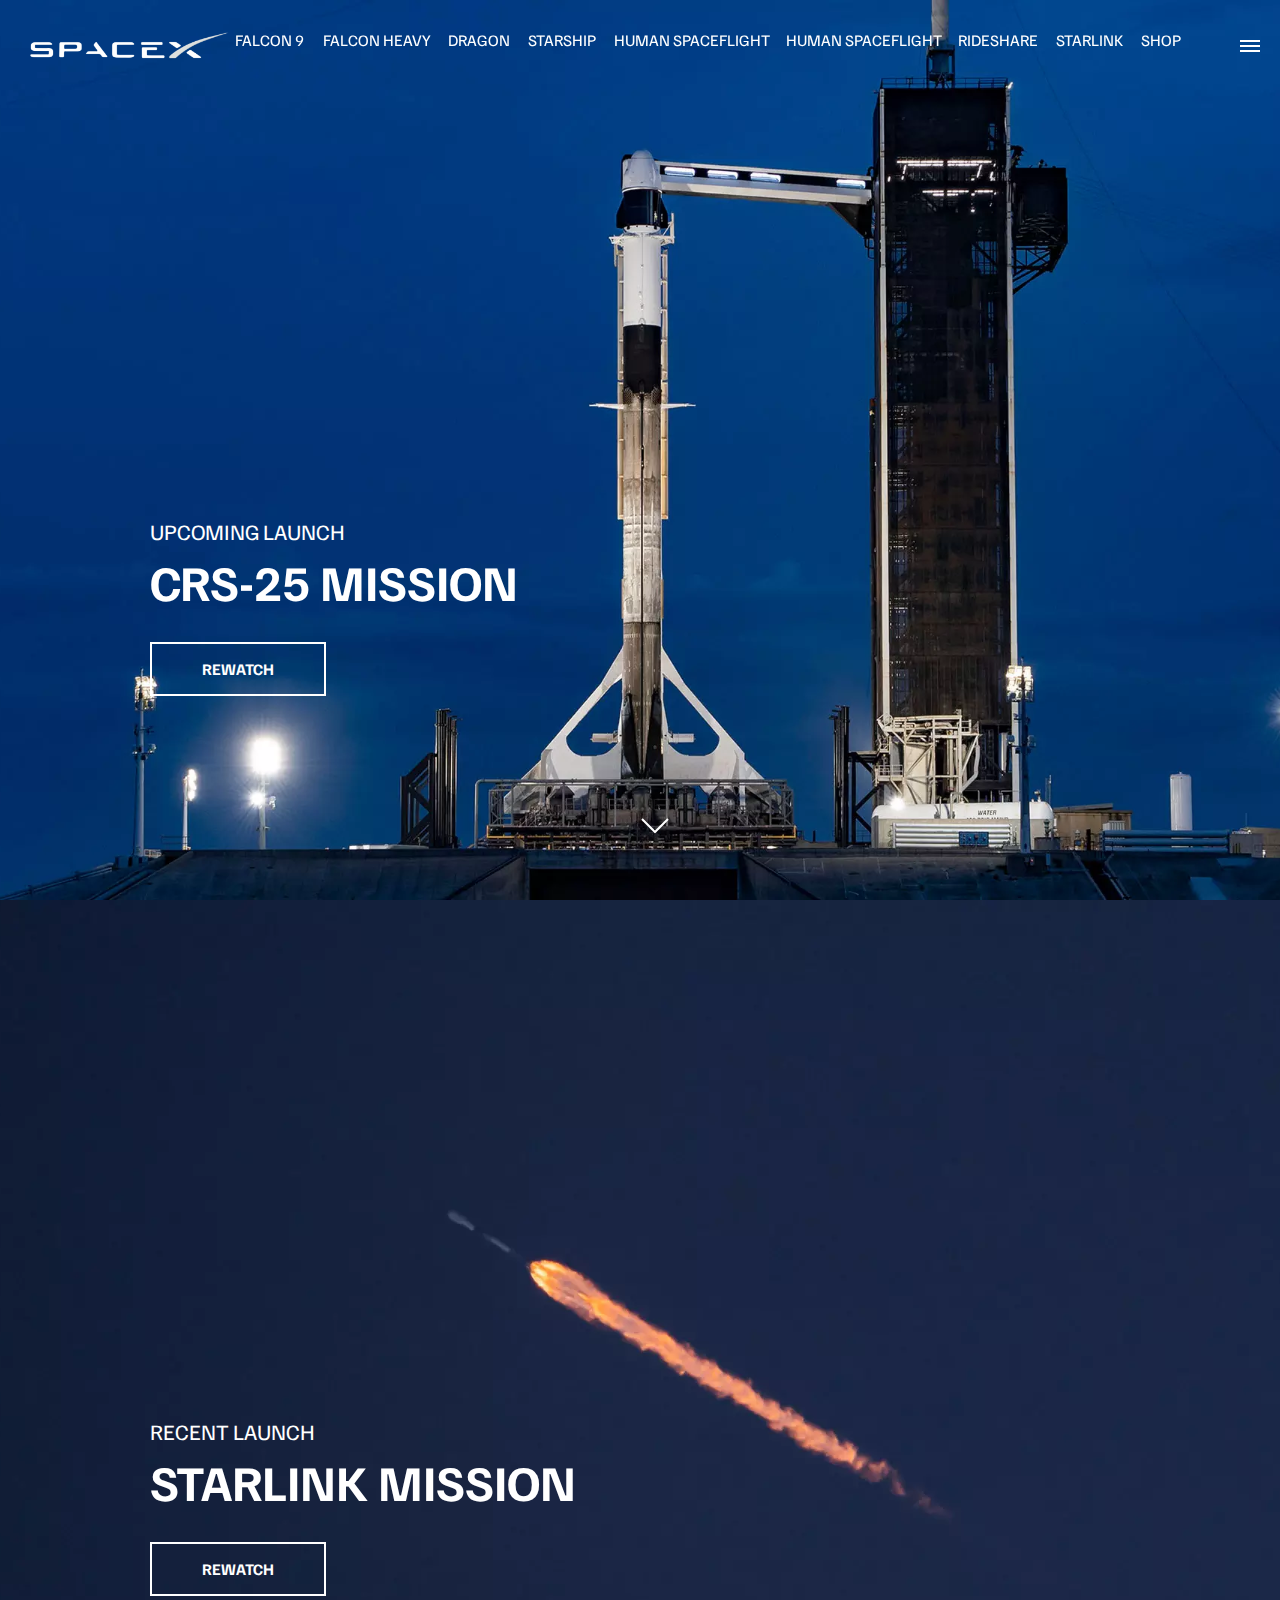
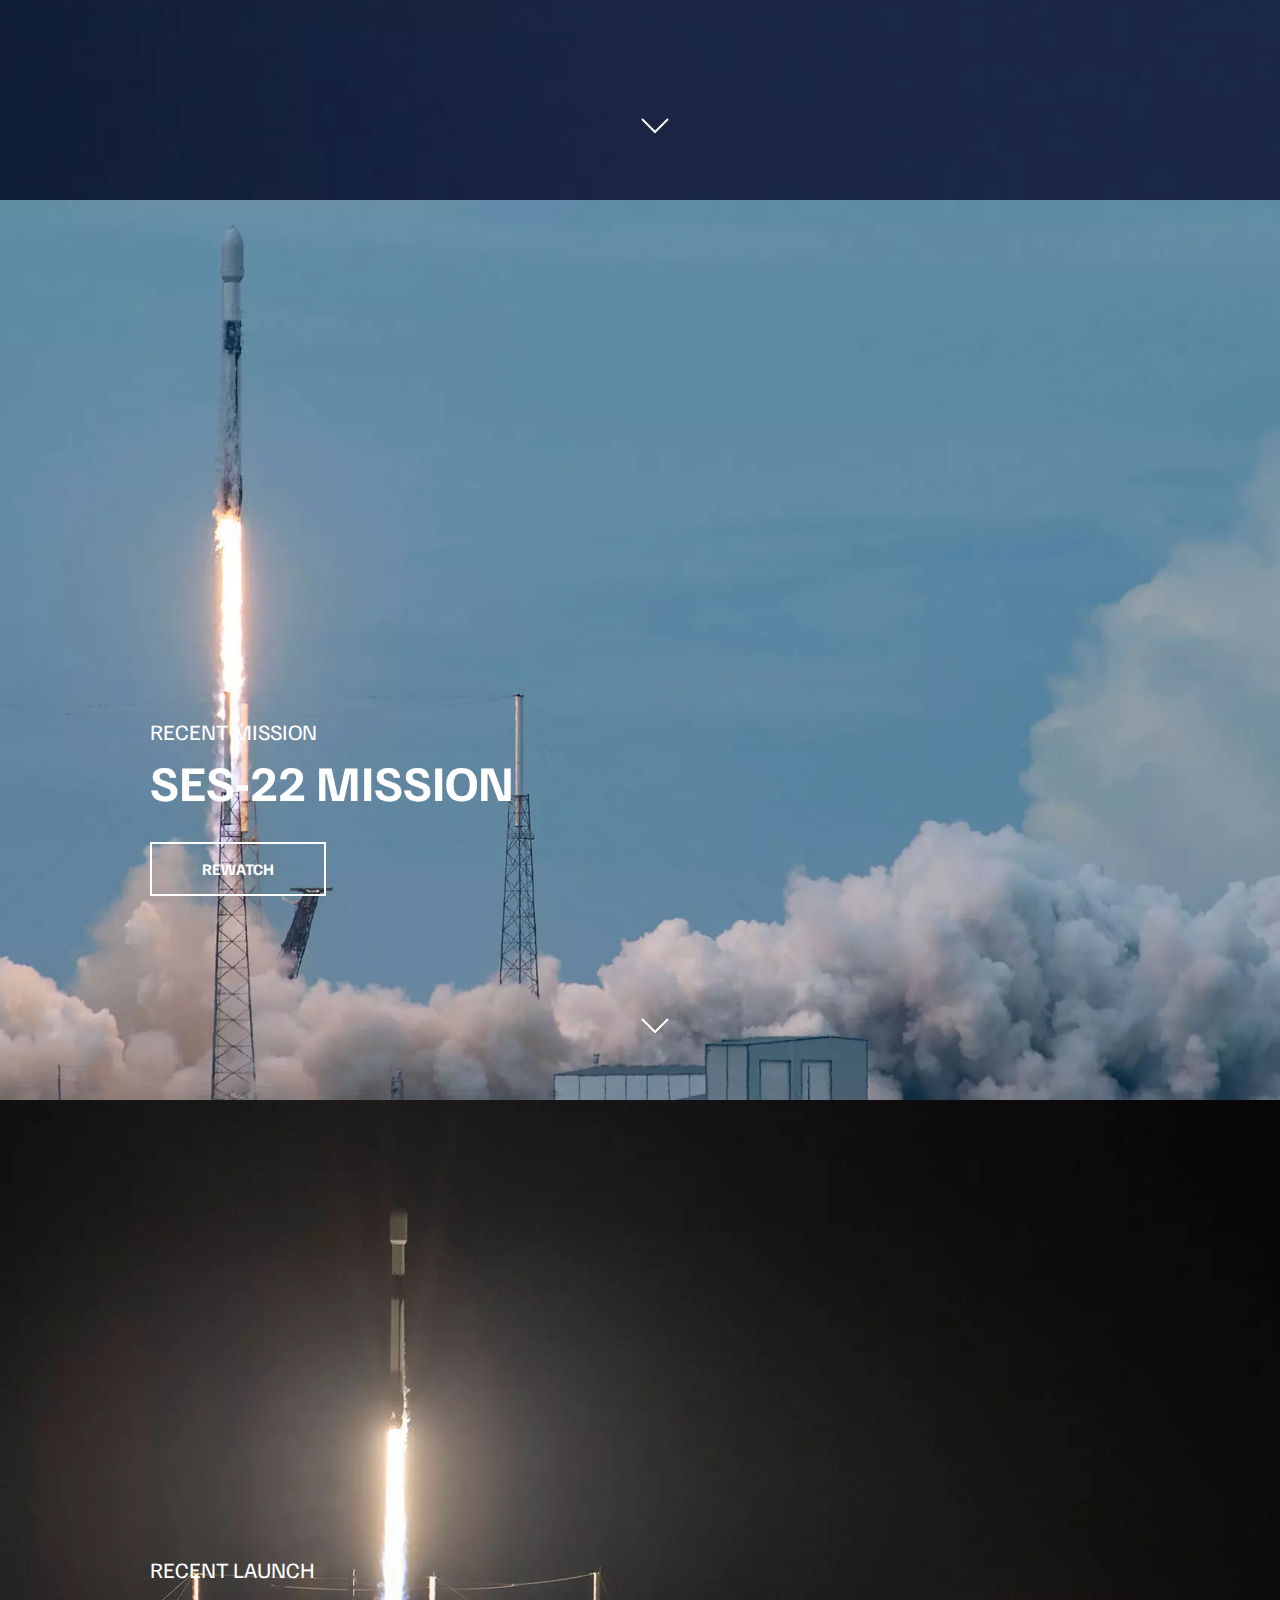
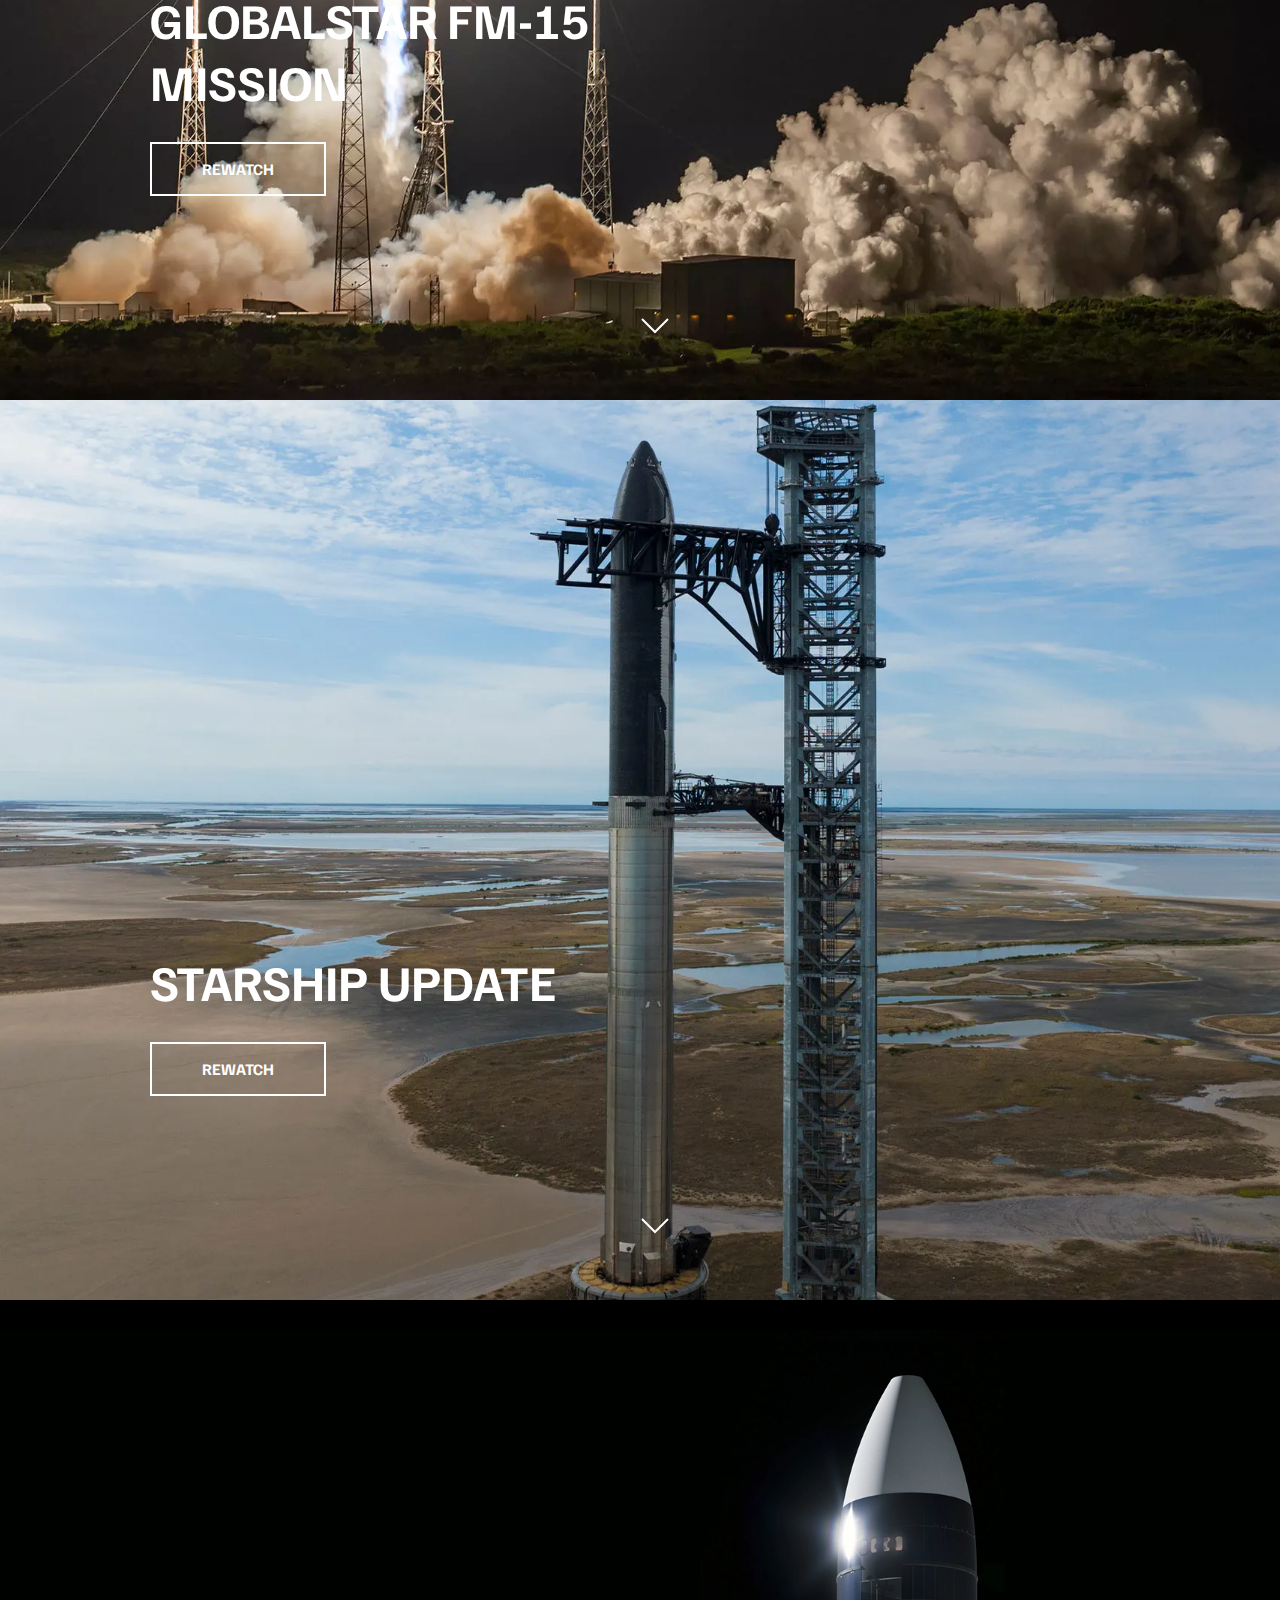
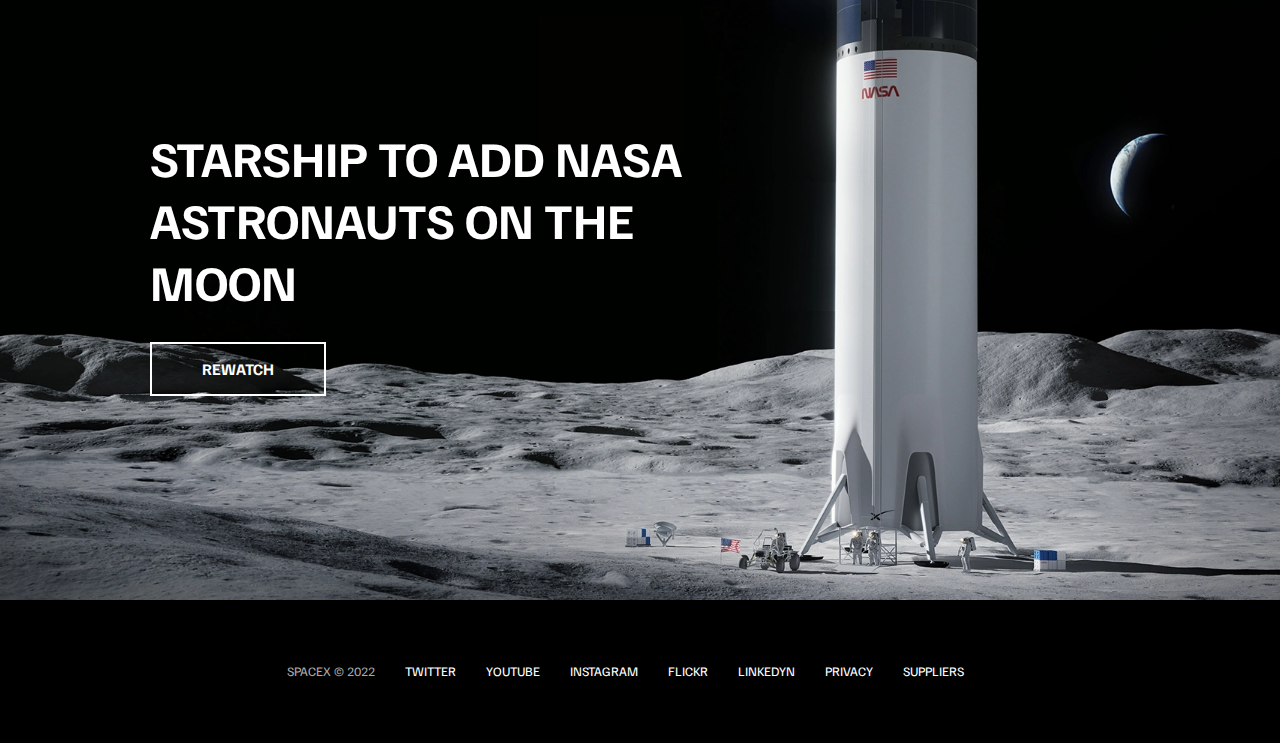
<file: index.html>
<!DOCTYPE html>
<html lang="en">
<head>
    <meta charset="UTF-8">
    <meta name="viewport" content="width=device-width, initial-scale=1.0">
    <title>SpaceX</title>
    <link rel="stylesheet" href="style.css">
</head>
<body>

    <!--Header-->
    <div id="overlay"></div>
    <div id="mobile-menu" class="mobile-main-menu">
        <ul>
            <li><a href="#">Mission</a></li>
            <li><a href="#">Launches</a></li>
            <li><a href="#">Careers</a></li>
            <li><a href="#">Uptdates</a></li>
            <li><a href="#">Shop</a></li>

            <li class="mobile-only"><a href="falcon9.html">Falcon 9</a></li>
            <li class="mobile-only"><a href="falcon-heavy.html">Falcon Heavy</a></li>
            <li class="mobile-only"> <a href="dragon.html">Dragon</a></li>
            <li class="mobile-only"> <a href="#">Starship</a></li>
            <li class="mobile-only"><a href="#">Human Spaceflight</a></li>
            <li class="mobile-only"> <a href="#">Human Spaceflight</a></li>
            <li class="mobile-only"> <a href="#">Rideshare</a></li>
            <li class="mobile-only"><a href="#">Starlink</a></li>
            
        </ul>
    </div>
    <header class="main-header">
        <div class="logo">
            <a href="index.html">
                <img src="img/logo.png" alt="SpaceX">
            </a>
        </div>
        <nav class="desktop-main-menu">
            <ul>
                
                <li> <a href="falcon9.html">Falcon 9</a></li>
                <li> <a href="falcon-heavy.html">Falcon Heavy</a></li>
                <li> <a href="dragon.html">Dragon</a></li>
                <li> <a href="#">Starship</a></li>
                <li><a href="#">Human Spaceflight</a></li>
                <li> <a href="#">Human Spaceflight</a></li>
                <li> <a href="#">Rideshare</a></li>
                <li><a href="#">Starlink</a></li>
                <li> <a href="#">Shop</a></li>
                
            </ul>
        </nav>
    </header>

    <!--Hamburger menu-->

    <button id="menu-btn" class="hamburger" type="button">
        <span class="hamburger-top"></span>
        <span class="hamburger-middle"></span>
        <span class="hamburger-bottom"></span>
    </button>


    <!--Section A-->
    <section class="section-a">
       <!-- <img src="img/section-a.webp" alt="">-->
        <div class="section-inner">
            <h4>Upcoming Launch</h4>
            <h2>CRS-25 Mission</h2>
            <a href="#" class="btn animate">
                <div class="hover">
                    
                </div>
                <span>Rewatch</span>
            </a>
        </div>
        <div class="scroll-arrow">
            <svg width="30px" height="20px">
                <path stroke="#ffffff" fill="none" stroke-width="2px" d="M2.000,5.000 L15.000,18.000 L28.000,5.000">

                </path>
            </svg>
        </div>
    </section>

    <!--Section B-->
    <section class="section-b">
       <!-- <img src="img/section-b.webp" alt="">-->
        <div class="section-inner">
            <h4>Recent Launch</h4>
            <h2>Starlink Mission</h2>
            <a href="#" class="btn animate">
                <div class="hover">
                    
                </div>
                <span>Rewatch</span>
            </a>
        </div>
        <div class="scroll-arrow">
            <svg width="30px" height="20px">
                <path stroke="#ffffff" fill="none" stroke-width="2px" d="M2.000,5.000 L15.000,18.000 L28.000,5.000">

                </path>
            </svg>
        </div>
    </section>

    <!--Section c-->
    <section class="section-c">
      <!--  <img src="img/section-c.webp" alt="">-->
        <div class="section-inner">
            <h4>Recent Mission</h4>
            <h2>SES-22 Mission</h2>
            <a href="#" class="btn animate">
                <div class="hover">
                    
                </div>
                <span>Rewatch</span>
            </a>
        </div>
        <div class="scroll-arrow">
            <svg width="30px" height="20px">
                <path stroke="#ffffff" fill="none" stroke-width="2px" d="M2.000,5.000 L15.000,18.000 L28.000,5.000">

                </path>
            </svg>
        </div>
    </section>

    <!--Section D-->
    <section class="section-d">
        <!--<img src="img/section-d.webp" alt="">-->
        <div class="section-inner">
            <h4>Recent Launch</h4>
            <h2>Globalstar FM-15 Mission</h2>
            <a href="#" class="btn animate">
                <div class="hover">
                    
                </div>
                <span>Rewatch</span>
            </a>
        </div>
        <div class="scroll-arrow">
            <svg width="30px" height="20px">
                <path stroke="#ffffff" fill="none" stroke-width="2px" d="M2.000,5.000 L15.000,18.000 L28.000,5.000">

                </path>
            </svg>
        </div>
    </section>

    <!--Section E-->
    <section class="section-e">
      <!--  <img src="img/section-e.webp" alt="">-->
        <div class="section-inner">
            
            <h2>Starship Update</h2>
            <a href="#" class="btn animate">
                <div class="hover">
                    
                </div>
                <span>Rewatch</span>
            </a>
        </div>
        <div class="scroll-arrow">
            <svg width="30px" height="20px">
                <path stroke="#ffffff" fill="none" stroke-width="2px" d="M2.000,5.000 L15.000,18.000 L28.000,5.000">

                </path>
            </svg>
        </div>
    </section>

    <!--Section F-->
    <section class="section-f">
        <!--<img src="img/section-f.webp" alt="">-->
        <div class="section-inner">
            
            <h2>Starship to add Nasa astronauts on the moon</h2>
            <a href="#" class="btn animate">
                <div class="hover">
                    
                </div>
                <span>Rewatch</span>
            </a>
        </div>
    </section>

    <footer>
        <ul>
            <li>SpaceX &copy; 2022</li>
            <li><a href="#">Twitter</a></li>
            <li><a href="#">YouTube</a></li>
            <li><a href="#">Instagram</a></li>
            <li><a href="#">Flickr</a></li>
            <li><a href="#">Linkedyn</a></li>
            <li><a href="#">Privacy</a></li>
            <li><a href="#">Suppliers</a></li>
        </ul>
    </footer>

    <script src="main.js"></script>
</body>
</html>
</file>
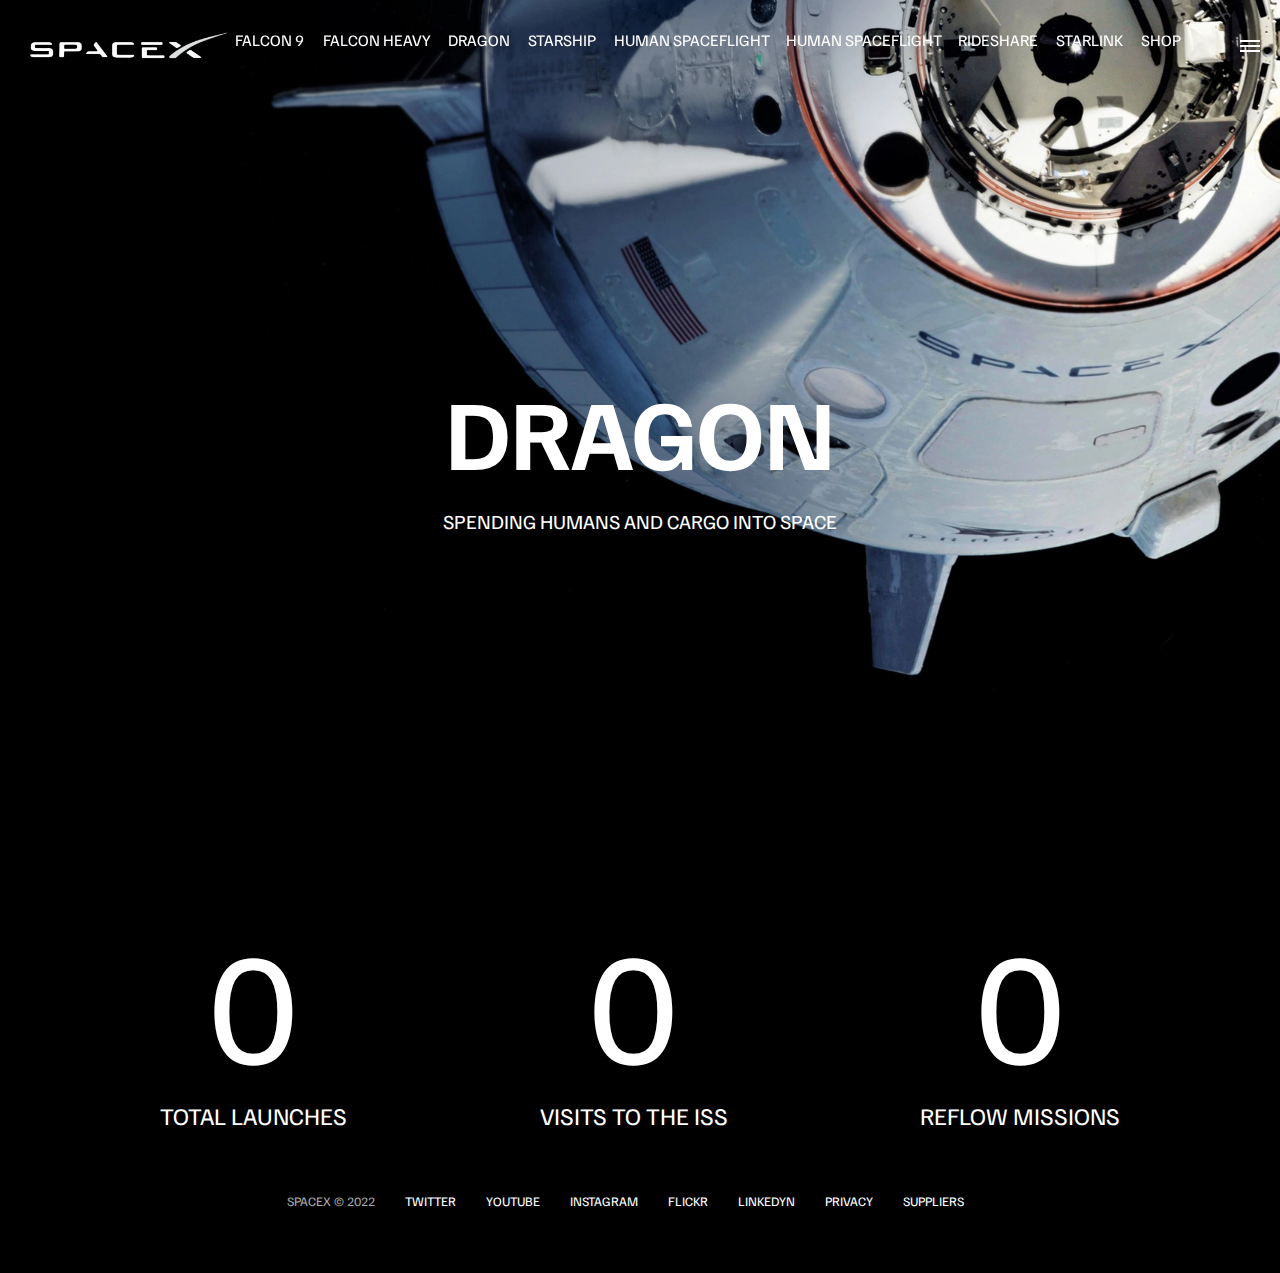
<file: dragon.html>
<!DOCTYPE html>
<html lang="en">
<head>
    <meta charset="UTF-8">
    <meta name="viewport" content="width=device-width, initial-scale=1.0">
    <title>SpaceX - Dragon</title>
    <link rel="stylesheet" href="style.css">
</head>
<body>

    <!--Header-->
    <div id="overlay"></div>
    <div id="mobile-menu" class="mobile-main-menu">
        <ul>
            <li><a href="#">Mission</a></li>
            <li><a href="#">Launches</a></li>
            <li><a href="#">Careers</a></li>
            <li><a href="#">Uptdates</a></li>
            <li><a href="#">Shop</a></li>

            <li class="mobile-only"><a href="falcon9.html">Falcon 9</a></li>
            <li class="mobile-only"><a href="falcon-heavy.html">Falcon Heavy</a></li>
            <li class="mobile-only"> <a href="dragon.html">Dragon</a></li>
            <li class="mobile-only"> <a href="#">Starship</a></li>
            <li class="mobile-only"><a href="#">Human Spaceflight</a></li>
            <li class="mobile-only"> <a href="#">Human Spaceflight</a></li>
            <li class="mobile-only"> <a href="#">Rideshare</a></li>
            <li class="mobile-only"><a href="#">Starlink</a></li>
            
        </ul>
    </div>
    <header class="main-header">
        <div class="logo">
            <a href="index.html">
                <img src="img/logo.png" alt="SpaceX">
            </a>
        </div>
        <nav class="desktop-main-menu">
            <ul>
                
                <li> <a href="falcon9.html">Falcon 9</a></li>
                <li> <a href="falcon-heavy.html">Falcon Heavy</a></li>
                <li> <a href="dragon.html">Dragon</a></li>
                <li> <a href="#">Starship</a></li>
                <li><a href="#">Human Spaceflight</a></li>
                <li> <a href="#">Human Spaceflight</a></li>
                <li> <a href="#">Rideshare</a></li>
                <li><a href="#">Starlink</a></li>
                <li> <a href="#">Shop</a></li>
                
            </ul>
        </nav>
    </header>

    <!--Hamburger menu-->

    <button id="menu-btn" class="hamburger" type="button">
        <span class="hamburger-top"></span>
        <span class="hamburger-middle"></span>
        <span class="hamburger-bottom"></span>
    </button>


    <section class="section-animate bg-dragon">

    </section>
    <div class="section-inner-center">
        <h3>Dragon</h3>
        <p>Spending humans and cargo into space</p>
    </div>
    
    <div class="stats">
        <div>
            <span class="counter" data-target="34">0</span>
            <h4>Total Launches</h4>
        </div>
        <div>
            <span class="counter" data-target="31">0</span>
            <h4>Visits to the ISS</h4>
        </div>
        <div>
            <span class="counter" data-target="13">0</span>
            <h4>Reflow Missions</h4>
        </div>
    </div>

    <footer>
        <ul>
            <li>SpaceX &copy; 2022</li>
            <li><a href="#">Twitter</a></li>
            <li><a href="#">YouTube</a></li>
            <li><a href="#">Instagram</a></li>
            <li><a href="#">Flickr</a></li>
            <li><a href="#">Linkedyn</a></li>
            <li><a href="#">Privacy</a></li>
            <li><a href="#">Suppliers</a></li>
        </ul>
    </footer>

    <script src="main.js"></script>
</body>
</html>
</file>
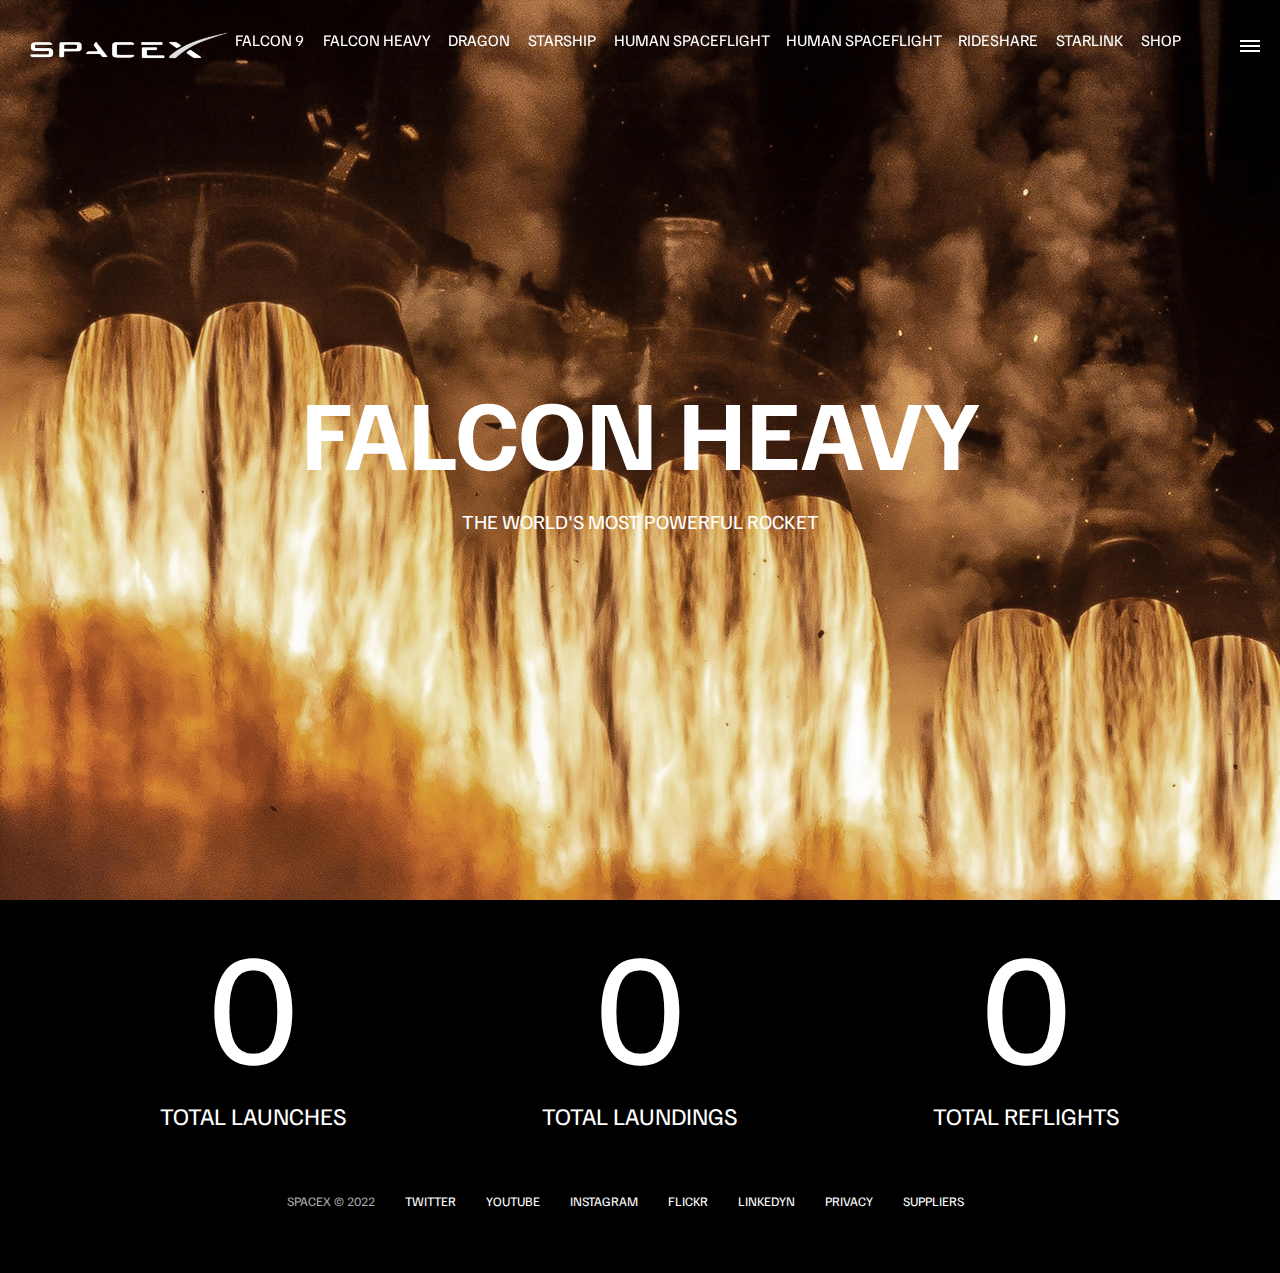
<file: falcon-heavy.html>
<!DOCTYPE html>
<html lang="en">
<head>
    <meta charset="UTF-8">
    <meta name="viewport" content="width=device-width, initial-scale=1.0">
    <title>SpaceX - Falcon Heavy</title>
    <link rel="stylesheet" href="style.css">
</head>
<body>

    <!--Header-->
    <div id="overlay"></div>
    <div id="mobile-menu" class="mobile-main-menu">
        <ul>
            <li><a href="#">Mission</a></li>
            <li><a href="#">Launches</a></li>
            <li><a href="#">Careers</a></li>
            <li><a href="#">Uptdates</a></li>
            <li><a href="#">Shop</a></li>

            

            <li class="mobile-only"><a href="falcon9.html">Falcon 9</a></li>
            <li class="mobile-only"><a href="falcon-heavy.html">Falcon Heavy</a></li>
            <li class="mobile-only"> <a href="dragon.html">Dragon</a></li>
            <li class="mobile-only"> <a href="#">Starship</a></li>
            <li class="mobile-only"><a href="#">Human Spaceflight</a></li>
            <li class="mobile-only"> <a href="#">Human Spaceflight</a></li>
            <li class="mobile-only"> <a href="#">Rideshare</a></li>
            <li class="mobile-only"><a href="#">Starlink</a></li>
            
        </ul>
    </div>
    <header class="main-header">
        <div class="logo">
            <a href="index.html">
                <img src="img/logo.png" alt="SpaceX">
            </a>
        </div>
        <nav class="desktop-main-menu">
            <ul>
                
                <li> <a href="falcon9.html">Falcon 9</a></li>
                <li> <a href="falcon-heavy.html">Falcon Heavy</a></li>
                <li> <a href="dragon.html">Dragon</a></li>
                <li> <a href="#">Starship</a></li>
                <li><a href="#">Human Spaceflight</a></li>
                <li> <a href="#">Human Spaceflight</a></li>
                <li> <a href="#">Rideshare</a></li>
                <li><a href="#">Starlink</a></li>
                <li> <a href="#">Shop</a></li>
                
            </ul>
        </nav>
    </header>

    <!--Hamburger menu-->

    <button id="menu-btn" class="hamburger" type="button">
        <span class="hamburger-top"></span>
        <span class="hamburger-middle"></span>
        <span class="hamburger-bottom"></span>
    </button>


    <section class="section-animate bg-falcon-heavy">

    </section>
    <div class="section-inner-center">
        <h3>Falcon Heavy</h3>
        <p>The world's most powerful rocket</p>
    </div>
    
    <div class="stats">
        <div>
            <span class="counter" data-target="3">0</span>
            <h4>Total Launches</h4>
        </div>
        <div>
            <span class="counter" data-target="7">0</span>
            <h4>Total Laundings</h4>
        </div>
        <div>
            <span class="counter" data-target="4">0</span>
            <h4>Total Reflights</h4>
        </div>
    </div>

    <footer>
        <ul>
            <li>SpaceX &copy; 2022</li>
            <li><a href="#">Twitter</a></li>
            <li><a href="#">YouTube</a></li>
            <li><a href="#">Instagram</a></li>
            <li><a href="#">Flickr</a></li>
            <li><a href="#">Linkedyn</a></li>
            <li><a href="#">Privacy</a></li>
            <li><a href="#">Suppliers</a></li>
        </ul>
    </footer>

    <script src="main.js"></script>
</body>
</html>
</file>
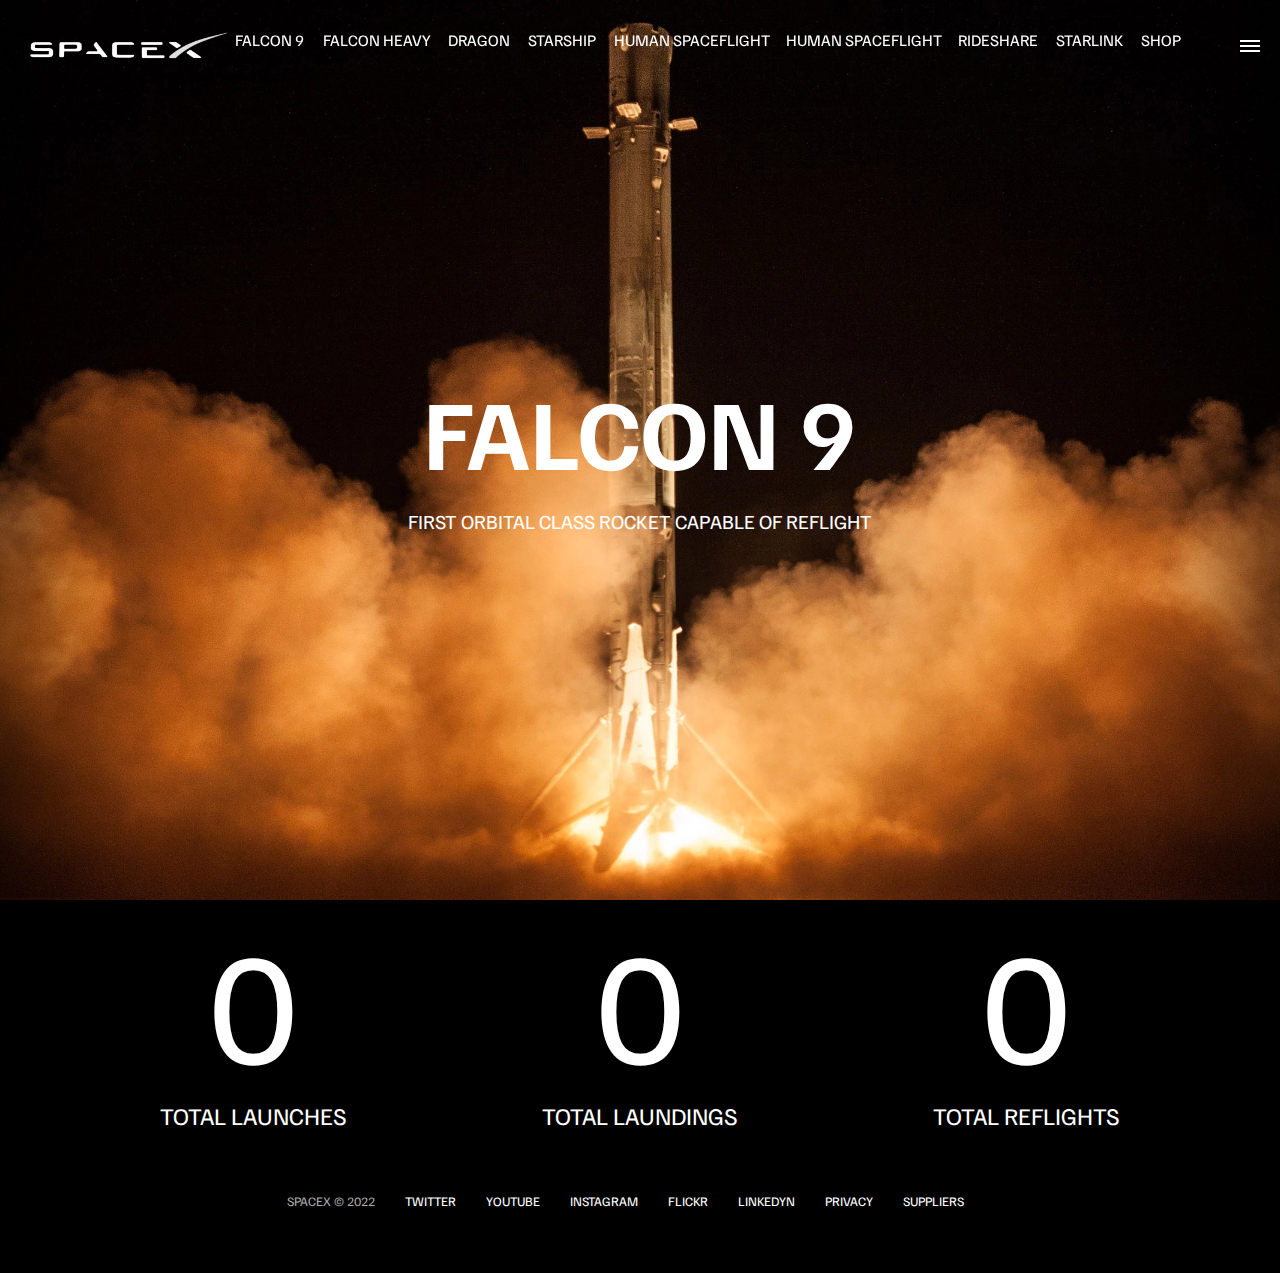
<file: falcon9.html>
<!DOCTYPE html>
<html lang="en">
<head>
    <meta charset="UTF-8">
    <meta name="viewport" content="width=device-width, initial-scale=1.0">
    <title>SpaceX - Falcon 9</title>
    <link rel="stylesheet" href="style.css">
</head>
<body>

    <!--Header-->
    <div id="overlay"></div>
    <div id="mobile-menu" class="mobile-main-menu">
        <ul>
            <li><a href="#">Mission</a></li>
            <li><a href="#">Launches</a></li>
            <li><a href="#">Careers</a></li>
            <li><a href="#">Uptdates</a></li>
            <li><a href="#">Shop</a></li>

            <li class="mobile-only"><a href="falcon9.html">Falcon 9</a></li>
            <li class="mobile-only"><a href="falcon-heavy.html">Falcon Heavy</a></li>
            <li class="mobile-only"> <a href="dragon.html">Dragon</a></li>
            <li class="mobile-only"> <a href="#">Starship</a></li>
            <li class="mobile-only"><a href="#">Human Spaceflight</a></li>
            <li class="mobile-only"> <a href="#">Human Spaceflight</a></li>
            <li class="mobile-only"> <a href="#">Rideshare</a></li>
            <li class="mobile-only"><a href="#">Starlink</a></li>
            
        </ul>
    </div>
    <header class="main-header">
        <div class="logo">
            <a href="index.html">
                <img src="img/logo.png" alt="SpaceX">
            </a>
        </div>
        <nav class="desktop-main-menu">
            <ul>
                
                <li> <a href="falcon9.html">Falcon 9</a></li>
                <li> <a href="falcon-heavy.html">Falcon Heavy</a></li>
                <li> <a href="dragon.html">Dragon</a></li>
                <li> <a href="#">Starship</a></li>
                <li><a href="#">Human Spaceflight</a></li>
                <li> <a href="#">Human Spaceflight</a></li>
                <li> <a href="#">Rideshare</a></li>
                <li><a href="#">Starlink</a></li>
                <li> <a href="#">Shop</a></li>
                
            </ul>
        </nav>
    </header>

    <!--Hamburger menu-->

    <button id="menu-btn" class="hamburger" type="button">
        <span class="hamburger-top"></span>
        <span class="hamburger-middle"></span>
        <span class="hamburger-bottom"></span>
    </button>


    <section class="section-animate bg-falcon-9">

    </section>
    <div class="section-inner-center">
        <h3>Falcon 9</h3>
        <p>First orbital class rocket capable of reflight</p>
    </div>
    
    <div class="stats">
        <div>
            <span class="counter" data-target="3">0</span>
            <h4>Total Launches</h4>
        </div>
        <div>
            <span class="counter" data-target="7">0</span>
            <h4>Total Laundings</h4>
        </div>
        <div>
            <span class="counter" data-target="4">0</span>
            <h4>Total Reflights</h4>
        </div>
    </div>

    <footer>
        <ul>
            <li>SpaceX &copy; 2022</li>
            <li><a href="#">Twitter</a></li>
            <li><a href="#">YouTube</a></li>
            <li><a href="#">Instagram</a></li>
            <li><a href="#">Flickr</a></li>
            <li><a href="#">Linkedyn</a></li>
            <li><a href="#">Privacy</a></li>
            <li><a href="#">Suppliers</a></li>
        </ul>
    </footer>

    <script src="main.js"></script>
</body>
</html>
</file>
<file: style.css>
@import url('https://fonts.googleapis.com/css2?family=Familjen+Grotesk:wght@400;600;700&display=swap');

*,
*::before,
*::after {
  margin: 0;
  padding: 0;
  box-sizing: border-box;
}

body {
  font-family: 'Familjen Grotesk', sans-serif;
  background: #000;
  color: #fff;
}

a {
  text-decoration: none;
  color: #fff;
}

ul {
  list-style: none;
}

/* Header/Navbar */
.main-header {
  position: fixed;
  top: 0;
  left: 0;
  width: 100%;
  z-index: 3;
  display: flex;
  justify-content: space-between;
  align-items: center;
  text-transform: uppercase;
  height: 100px;
  padding: 0 30px;
}

/* Logo */
.logo {
  width: 210px;
  height: auto;
}

.logo img {
  display: block;
  width: 100%;
  height: auto;
}

/* Desktop Menu */
.desktop-main-menu {
  margin-right: 50px;
}

.desktop-main-menu ul {
  display: flex;
}

.desktop-main-menu ul li a{
  position: relative;
  margin-right: 20px;
  padding-bottom: 2px;
}

/* Menu item bottom border */
.desktop-main-menu ul li a::after {
  content: '';
  position: absolute;
  bottom: 0;
  left: 0;
  width: 100%;
  height: 1px;
  background: #fff;
  transform: scaleX(0);
  transition: transform 0.6s cubic-bezier(0.19, 1, 0.22, 1);
  transform-origin: right center;
}

.desktop-main-menu ul li a:hover::after {
  transform: scaleX(1);
  transform-origin: left center;
  transition-duration: 0.4s;
}

/* Sections */
section {
  position: relative;
  height: 100vh;
  /*width: 100%;*/
  background-position: center center;
  background-repeat: no-repeat;
  background-size: cover; 
  text-transform: uppercase;
}

.section-inner{
    position: absolute;
    bottom: 200px;
    left: 150px;
    max-width: 560px;
}

.section-inner h4{
    font-size: 22px;
    font-weight: 300;
    margin-bottom: 5px;
    animation: fadeInUp 0.5s ease-in-out;
}

.section-inner h2{
    font-size: 50px;
    font-weight: 700;
    margin-bottom: 20px;
    animation: fadeInUp 0.5s ease-in-out 0.2s;
    animation-fill-mode: both;

}

.section-inner a{
    animation: fadeInUp 0.5s ease-in-out 0.4s;
    animation-fill-mode: both; 
}

/* Background images */

.section-a{
    background-image: url('img/section-a.webp');
}

.section-b{
    background-image: url('img/section-b.webp');
}

.section-c{
    background-image: url('img/section-c.webp');
}

.section-d{
    background-image: url('img/section-d.webp');
}

.section-e{
    background-image: url('img/section-e.webp');
}

.section-f{
    background-image: url('img/section-f.webp');
}

.btn{
    position: relative;
    display: inline-block;
    cursor: pointer;
    text-align: center;
    min-width: 130px;
    padding: 15px 50px;
    margin-top: 10px;
    border: 2px solid #fff;
    text-transform: uppercase;
    font-weight: bold;
    overflow: hidden;
    z-index: 2;
    
}

.btn:hover span{
    color: #000;
}

.btn .hover{
    position: absolute;
    top: 0;
    left: 0;
    width: 100%;
    height: 100%;
    background-color: #fff;
    color: #000;
    z-index: -1;
    transform: translateY(100%);
    transition: transform 0.6s cubic-bezier(0.19, 1, 0.22, 1);
}

.btn:hover .hover{
    transform: translateY(0);
    transition: transform 0.5s ease-in-out;
}

.scroll-arrow{
    position: absolute;
    bottom: 50px;
    left: 50%;
    transform: translateY(-50%);
    animation: fadeBounce 5s infinite;
}

/* Footer */

footer{
  position: relative;
  padding: 55px 0;
}

footer ul {
  display: flex;
  justify-content: center;
  align-items: center;
  flex-wrap: wrap;
}

footer ul li{
  margin-right: 30px;
  color: #aaa;
  text-transform: uppercase;
  font-size: 13px;
  line-height: 2.5;
}

footer ul li a{
  color: #fff;
  transition: color 0.6s;
}

footer ul li a:hover{
  color: #aaa;
}

/* Hamburger menu */

.hamburger{
  position: fixed;
  top: 40px;
  right: 20px;
  z-index: 10;
  width: 20px;
  height: 20px;
  cursor: pointer;
  background: none;
  border: none;
}

.hamburger-top,
.hamburger-bottom,
.hamburger-middle {
  position: absolute;
  width: 20px;
  height: 2px;
  top: 0;
  left: 0;
  background: #fff;
  transition: all 0.5s;
}

.hamburger-middle{
  transform: translateY(5px);
}

.hamburger-bottom{
  transform: translateY(10px);
}

/* Transition hamburger to x when open*/

.open{
  transform: rotate(90deg);
}

.open .hamburger-top{
  transform: rotate(45deg) translateX(6px) translateY(6px);
}

.open .hamburger-middle{
  display: none;
}

.open .hamburger-bottom{
  transform: rotate(-45deg) translateX(-6px) translateY(6px);
}

/* Overlay show */

.overlay-show{
  position: fixed;
  top: 0;
  left: 0;
  width: 100%;
  height: 100%;
  background-color: rgba(0,0,0,0.5);
  z-index: 3;
}

.stop-scrolling{
  overflow: hidden;
}

/* Hide mobile main menu items*/

.mobile-only{
  display: none;
}

/* Mobile main menu */

.mobile-main-menu{
  position: fixed;
  top: 0;
  right: 0;
  width: 350px;
  height: 100%;
  z-index: 4;
  background: #000;
  display: flex;
  justify-content: center;
  align-items: center;
  transform: translateX(100%);
  transition: transform 0.6s cubic-bezier(0.19, 1, 0.22, 1);
}

/* Bring menu from right */

.show-menu{
  transform: translateX(0);
}

.mobile-main-menu ul{
  display: flex;
  flex-direction: column;
  justify-content: center;
  align-items: end;
  padding: 50px;
  width: 100%;
}

.mobile-main-menu ul li{
  margin-bottom: 20px;
  font-size: 18px;
  border-bottom: 1px #555 dotted;
  text-transform: uppercase;
  width: 100%;
  text-align: right;
  padding-bottom: 8px;
}

.mobile-main-menu ul li a{
  color: #fff;
  transition: color 0.6s;
}

.mobile-main-menu ul li a:hover{
  color: #aaa;
}

/* Inner Pages*/

.bg-falcon-9{
  background-image: url('img/falcon-9.webp');
}

.bg-falcon-heavy{
  background-image: url('img/falcon-heavy.webp');
}

.bg-dragon{
  background-image: url('img/dragon.webp');
}

.section-animate{
  animation: fadeIn 2s ease-in-out;
}

.section-inner-center{
  position: absolute;
  top: 50%;
  left: 50%;
  transform: translate(-50%,-50%);
  text-transform: uppercase;
  text-align: center;
  width: 80%;
}

.section-inner-center h3{
  font-size: 100px;
  animation: fadeInUp 0.5s ease-in-out;
  margin-bottom: 15px;
} 

.section-inner-center p{
  font-size: 20px;
  animation: fadeInUp 0.5s ease-in-out 0.2s;
  animation-fill-mode: both;
} 

/*Stats*/

.stats{
  max-width: 960px;
  margin: 0 auto;
  display: flex;
  align-items: center;
  justify-content: space-between;
  text-align: center;
  text-transform: uppercase;
}

.stats div span{
  font-size: 160px;
}

.stats div h4{
  font-size: 24px;
  font-weight: 300;
}

/* Animations*/

@keyframes fadeInUp{
    0%{
        opacity: 0;
        transform: translateY(140px);
    }
    100%{
        opacity: 1;
        transform: translateY(0);
    }
}

@keyframes fadeIn{
  0%{
      opacity: 0;
  }
  100%{
      opacity: 1;
      /*transform: translateY(0);*/
  }
}

@keyframes fadeBounce{
    0%,
    20%,
    50%,
    80%,
    100%{
        transform: translateY(-20);
        opacity: 0;
    }
    40%{
        transform: translateY(0);
        opacity: 1;
    }

}

/* Media Queries */

@media(max-width: 960px){
  .desktop-main-menu {
    display: none;
  }
  /* Show main mobile menu */

  .mobile-only{
    display: block;
  }

  .section-inner-center h3{
    font-size: 75px;
  }

}

@media(max-width: 600px){
  .section-inner{
    bottom: 75px;
    left: 20px;
  }

  .section-inner h2{
    font-size: 40px;
  }

  footer ul li:first-child{
    position: absolute;
    top: 30px;
    left: 50%;
    transform: translate(-50%,-50%);
  }

  footer ul li{
    margin-right: 15px;
  }

  .logo{
    width: 150px;
    margin: auto;
  }

  /*
  .section-inner-center{
    width: 80%;
  }
  */

  .section-inner-center h3{
    font-size: 50px;
  }

  /* Stats */

  .stats{
    flex-direction: column;
  }

  .stats div{
    margin-bottom: 20px;
  }
}
</file>
